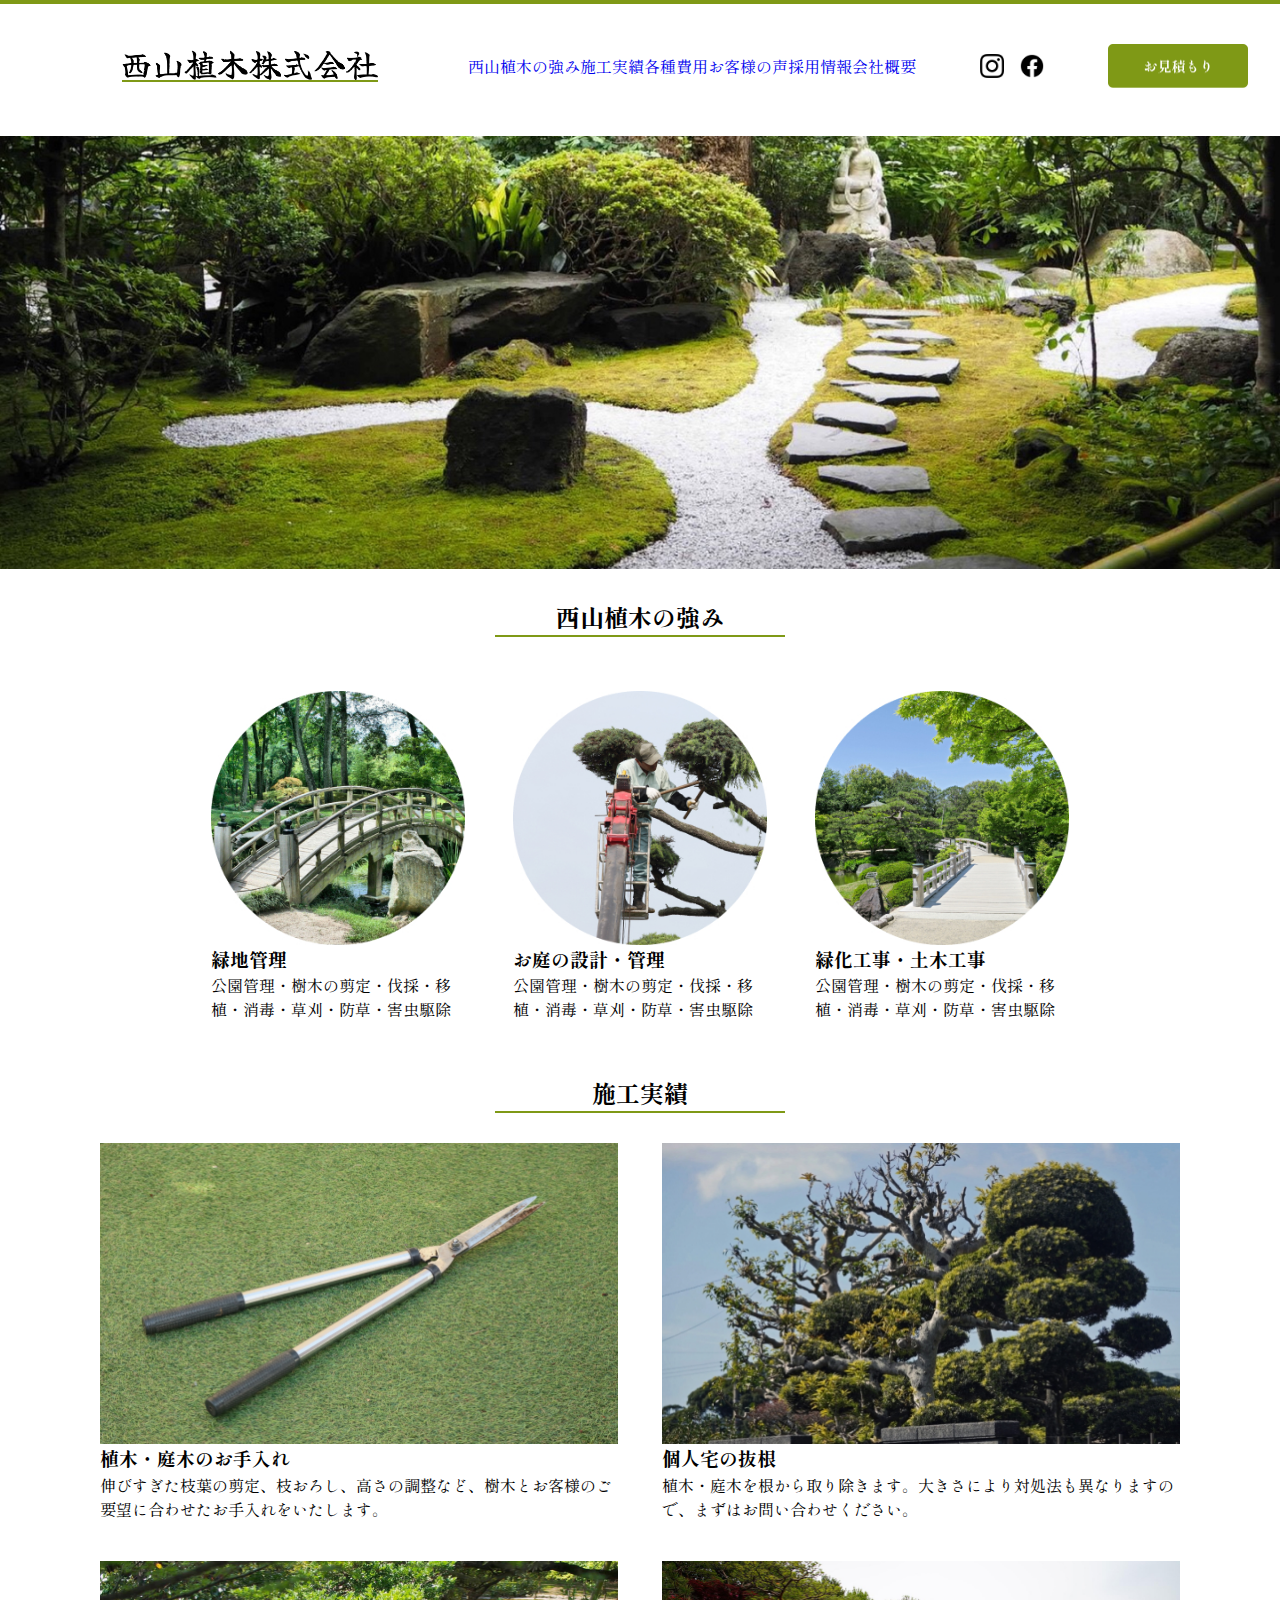
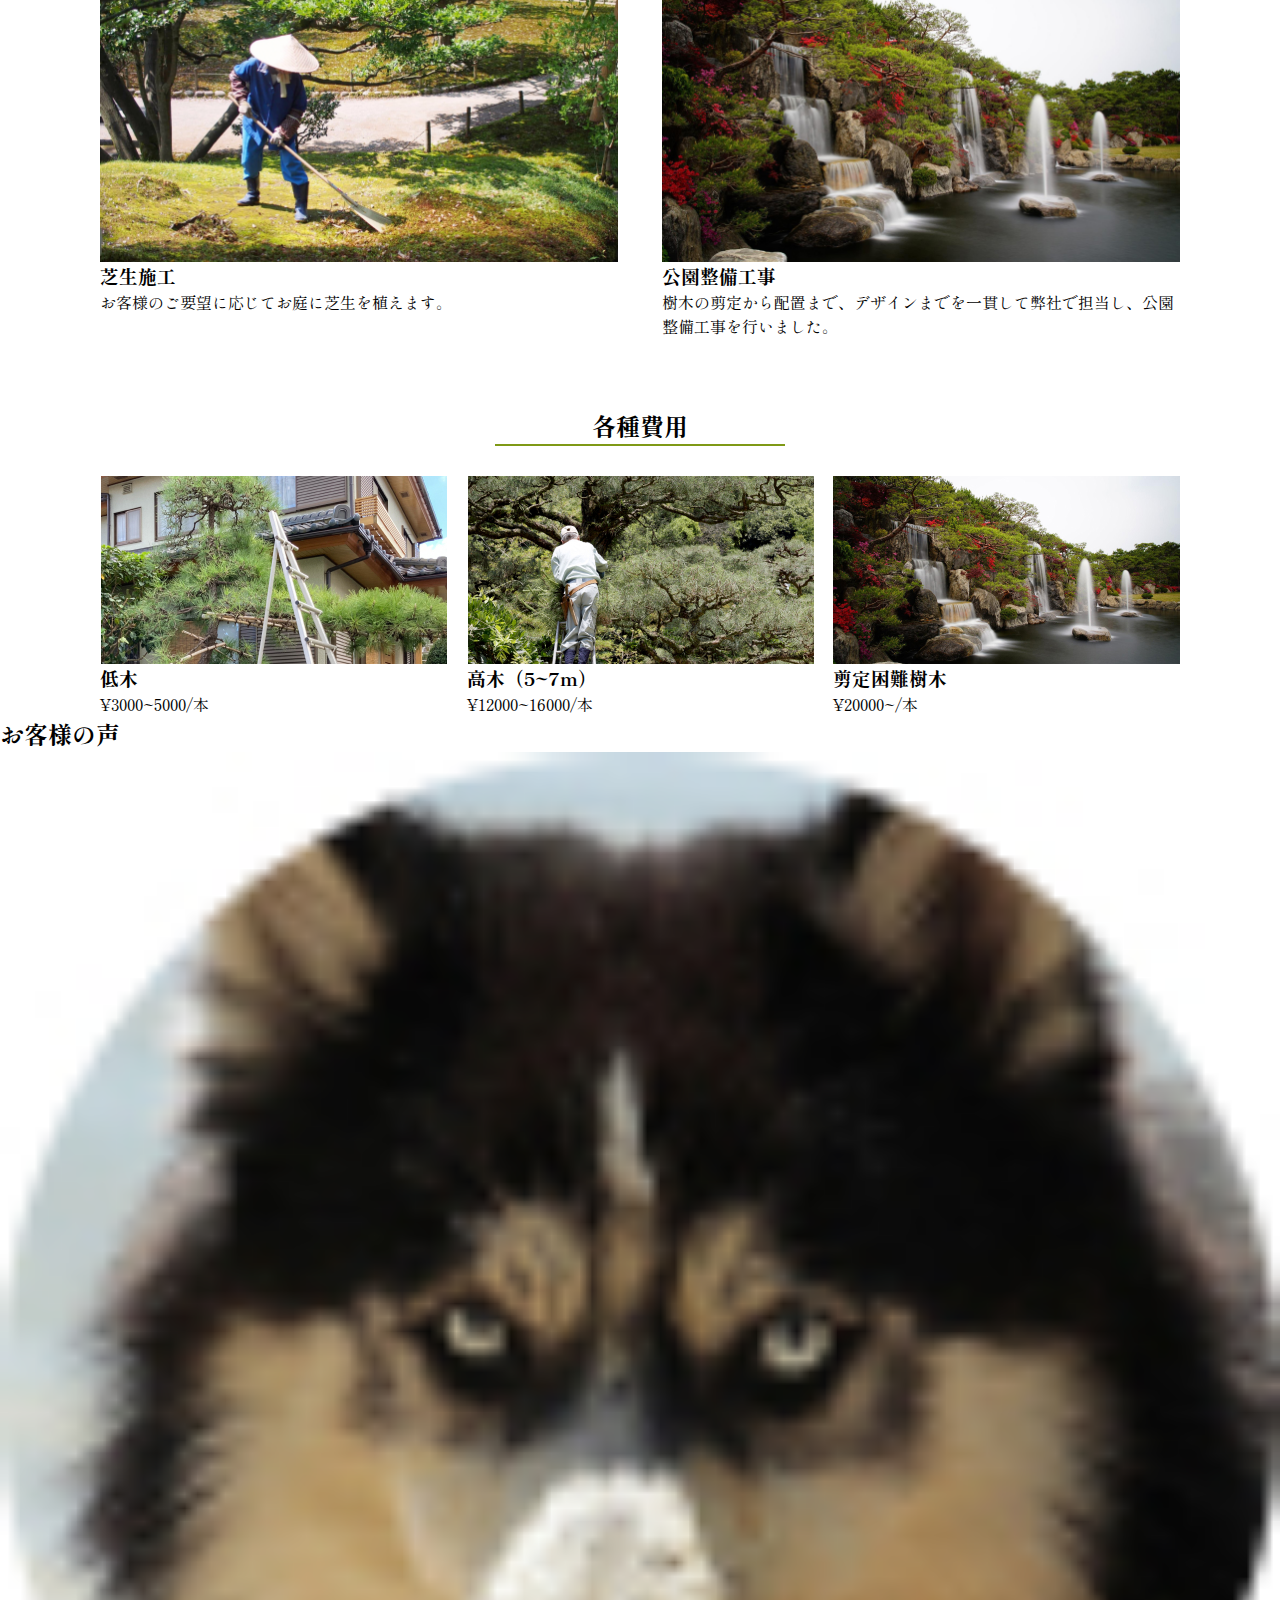
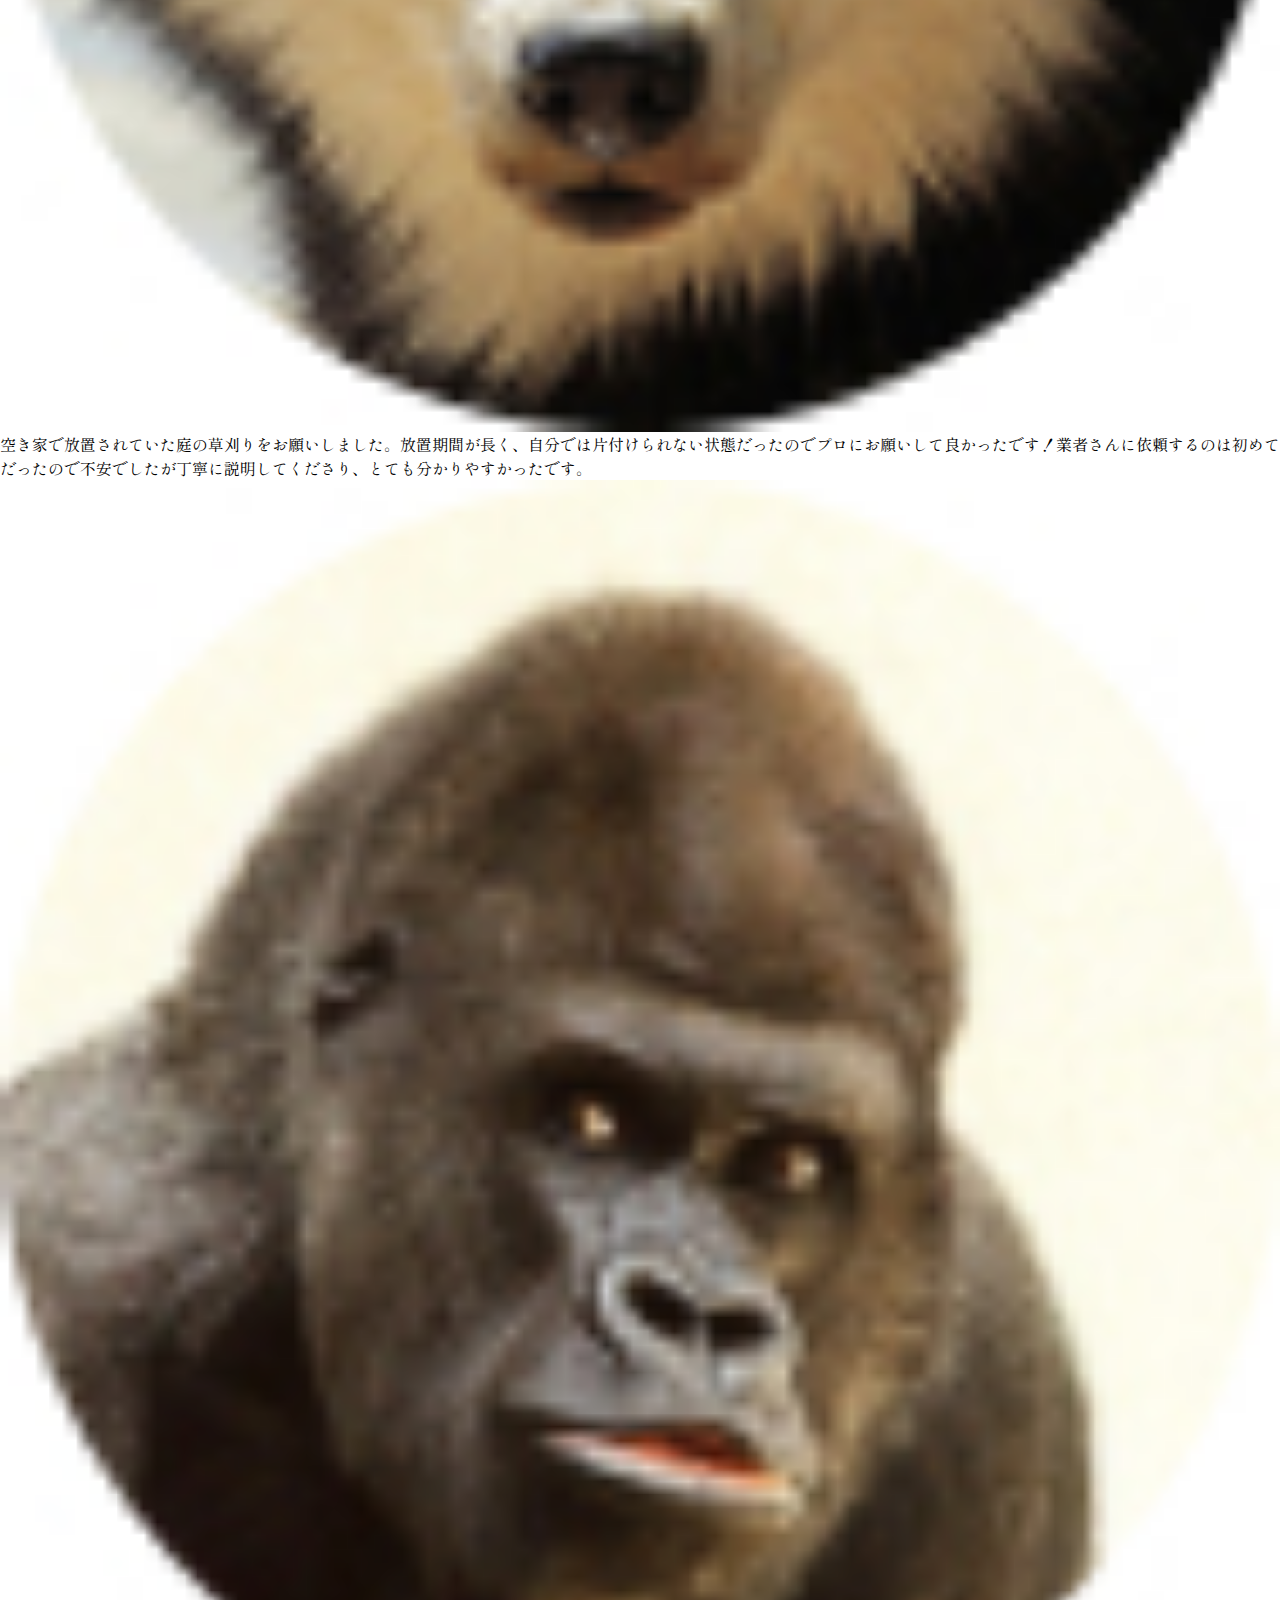
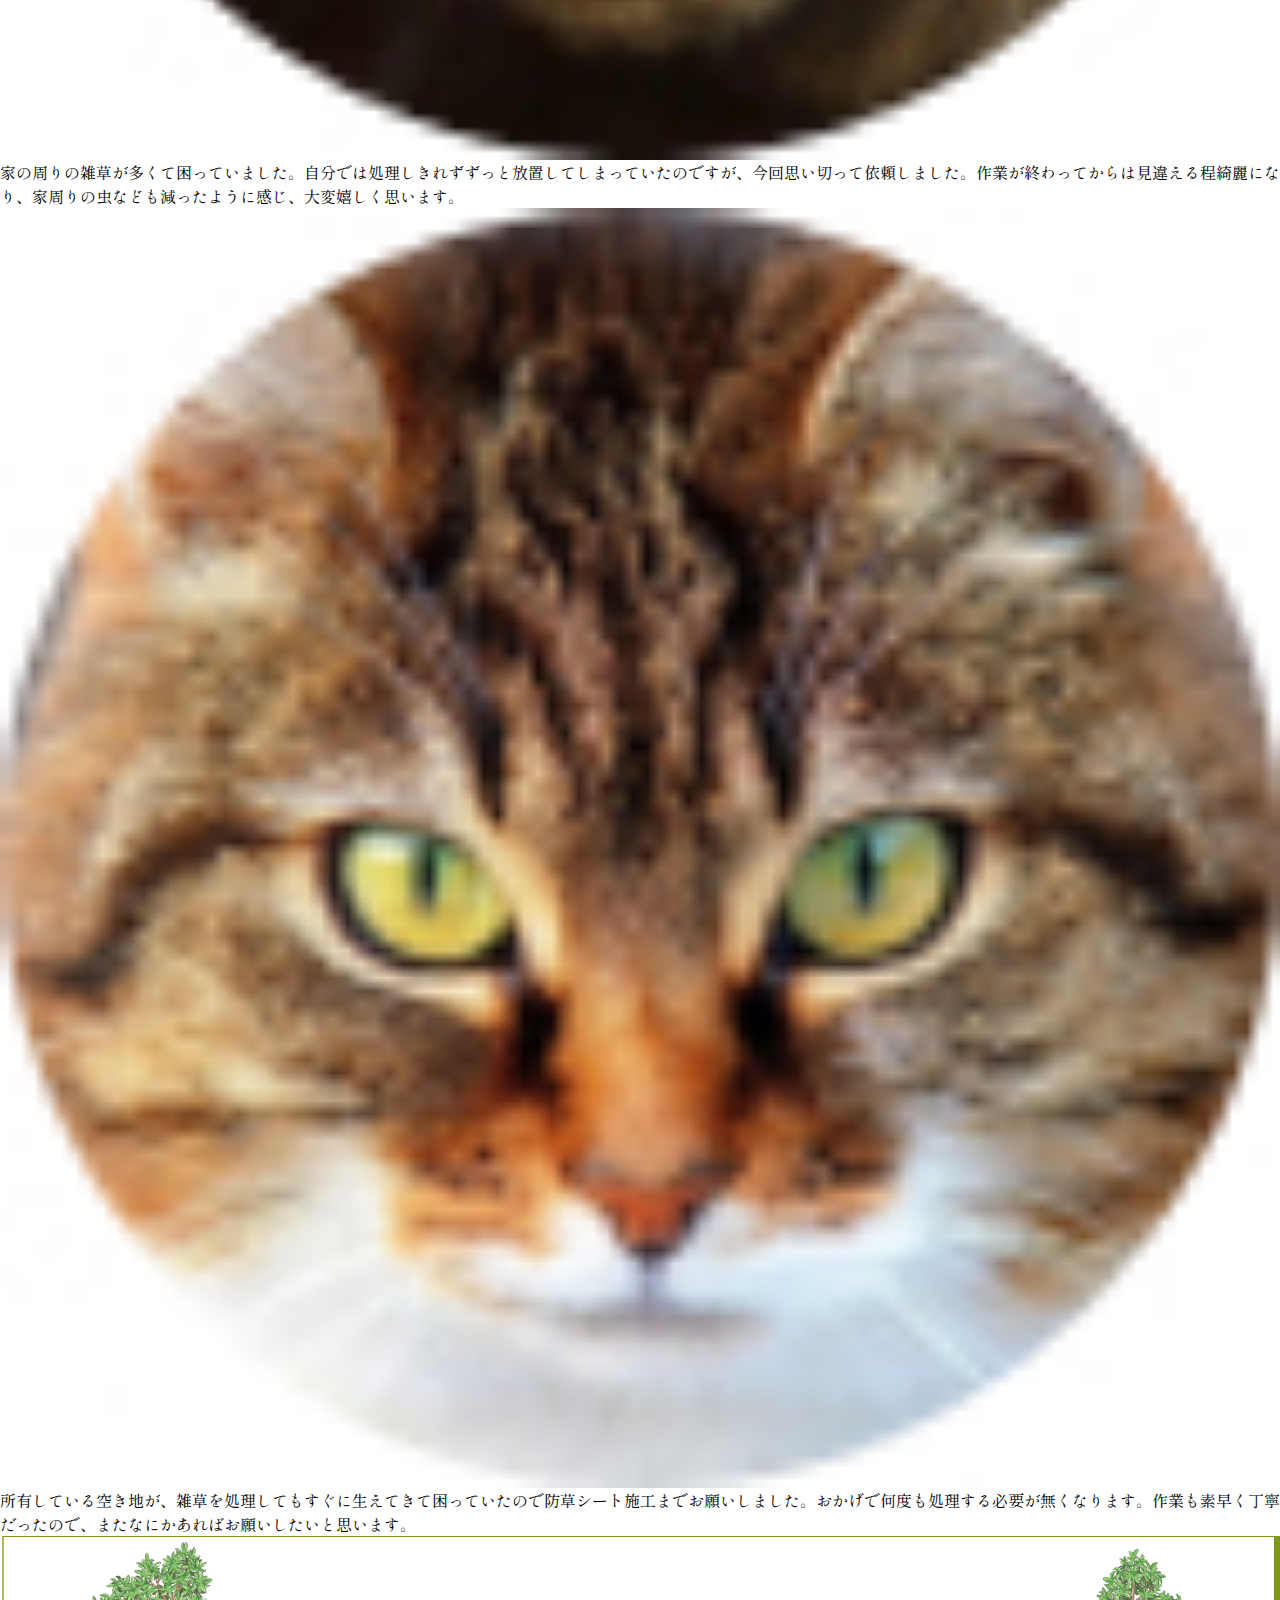
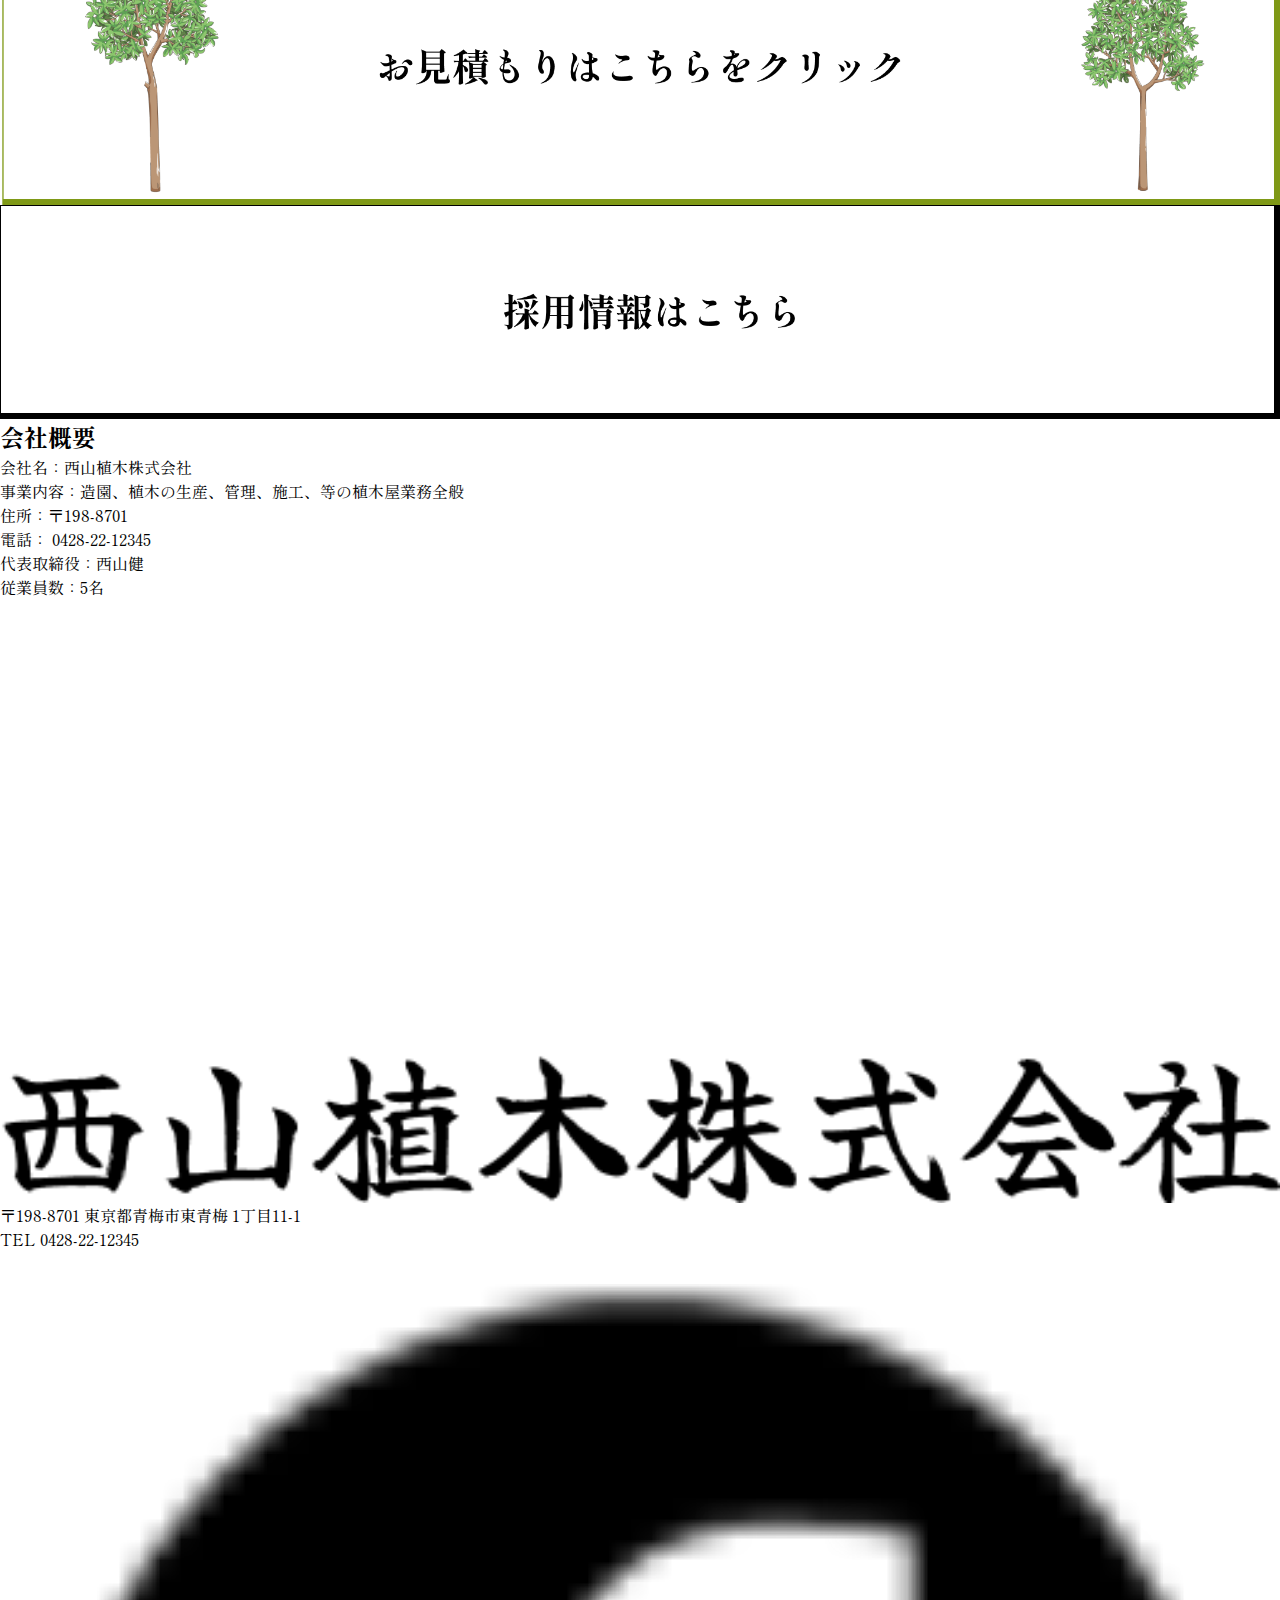
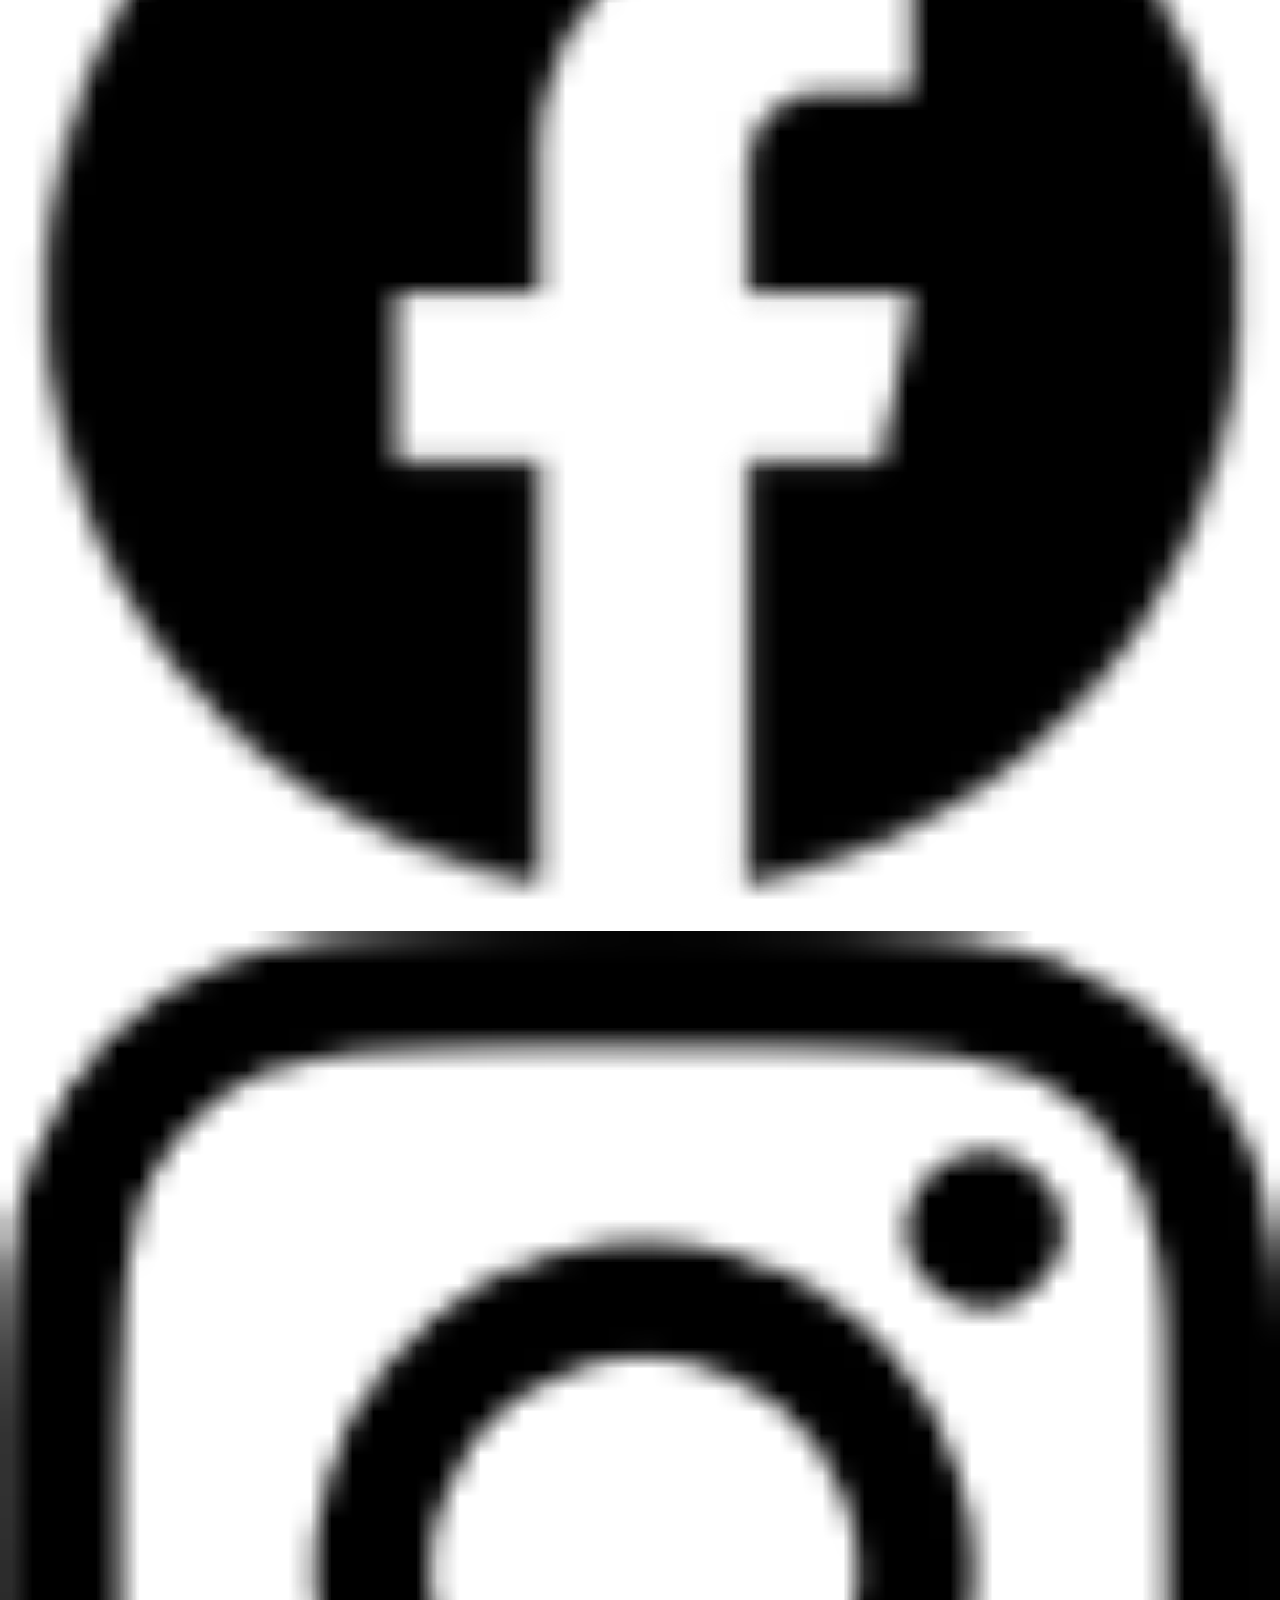
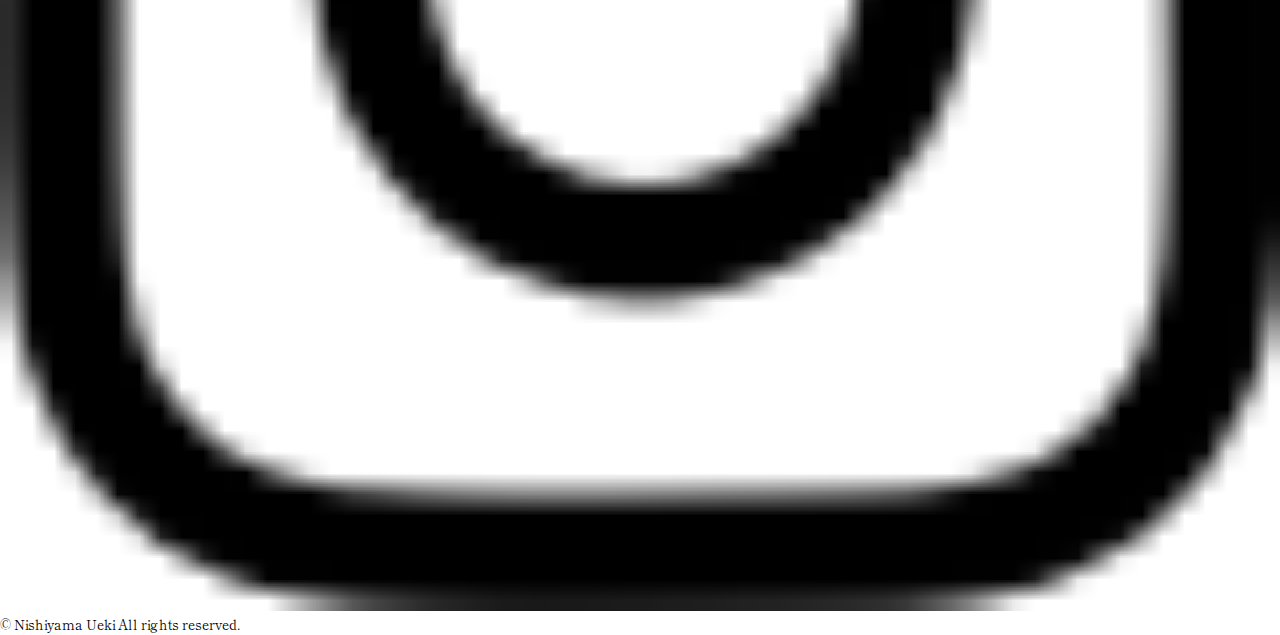
<file: index.html>
<!DOCTYPE html>
<html lang="ja">
<head>
    <meta charset="UTF-8">
    <meta http-equiv="X-UA-Compatible" content="IE=edge">
    <meta name="viewport" content="width=device-width, initial-scale=1.0">
    <title>西山植木株式会社 - お庭づくりはお任せ</title>
    <link rel="stylesheet" href="style.css">
    <link rel="preconnect" href="https://fonts.googleapis.com">
<link rel="preconnect" href="https://fonts.gstatic.com" crossorigin>
<link href="https://fonts.googleapis.com/css2?family=Shippori+Mincho:wght@500;700&display=swap" rel="stylesheet">
</head>
<body>
    <header class="page-header"> 
        <div class="page-header_inner">
        <h1 class="logo">
            <img src="./img/logo.png" alt="西山植木株式会社" width="256" height="46"/>
        </h1>
        <nav class="global-nav">
            <ul class="menu-list"> 
                <li class="menu-list_item">
                    <a href="#feature">西山植木の強み</a>
                </li>
                <li class="menu-list_item">
                    <a href="#casestudy">施工実績</a>
                </li>
                <li class="menu-list_item">
                    <a href="#price">各種費用</a>
                </li>
                <li class="menu-list_item">
                    <a href="#voice">お客様の声</a>
                </li>
                <li class="menu-list_item">
                    <a href="#recruit">採用情報</a>
                </li>
                <li class="menu-list_item">
                    <a href="#company">会社概要</a>
                </li>
            </ul>
            <ul class="sns-list">
                <li class="sns-list_item">
                    <a href="http://www.instagram.com/" target="_blank" rel="noopener noreferrer"><img src="./img/insta.png" alt="instagram"></a>
                </li>
                <li class="sns-list_item">
                    <a href="http://www.facebook.com/" target="_blank" rel="noopener noreferrer"><img src="./img/facebook.png" alt="facebook"></a>
                </li>
            </ul>
           <a class="link-button" href="#price">
               <img src="./img/mitsumori.png" alt="お見積もり">
            </a> 
        </nav>
        </div>
    </header>
    <div>
        <img src="./img/home.jpg" alt="" width="1440" height="640">
    </div>
    <h2 class="logo">西山植木の強み</h2>
    <ul class="feature-list">
    <li class="feature-list-item">
        <img src="./img/tsuyomi 1.jpg" alt="" width="286" height="286">
        <h3>緑地管理</h3>
        <p>公園管理・樹木の剪定・伐採・移植・消毒・草刈・防草・害虫駆除</p>
    </li>

    <li class="feature-list-item">
        <img src="./img/tsuyomi 2.jpg" alt="" width="286" height="286">
        <h3>お庭の設計・管理</h3>
        <p>公園管理・樹木の剪定・伐採・移植・消毒・草刈・防草・害虫駆除</p>
    </li>

    <li class="feature-list-item">
        <img src="./img/tsuyomi 3.jpg" alt="" width="286" height="286">
        <h3>緑化工事・土木工事</h3>
        <p>公園管理・樹木の剪定・伐採・移植・消毒・草刈・防草・害虫駆除</p>
    </li>
</ul>
<h2 class="order">施工実績</h2>
<ul class="order-list">
    <li class="order-list-item">
        <img src="./img/23798602_m 1.jpg" alt="">
        <h3>植木・庭木のお手入れ</h3>
        <p>伸びすぎた枝葉の剪定、枝おろし、高さの調整など、樹木とお客様のご要望に合わせたお手入れをいたします。</p>
    </li>

    <li class="order-list-item">
        <img src="./img/3172264_s 1.jpg" alt="">
        <h3>個人宅の抜根</h3>
        <p>植木・庭木を根から取り除きます。大きさにより対処法も異なりますので、まずはお問い合わせください。</p>
    </li>

    <li class="order-list-item">
        <img src="./img/4285738_m 2 .jpg" alt="">
        <h3>芝生施工</h3>
        <p>お客様のご要望に応じてお庭に芝生を植えます。</p>
    </li>

    <li class="order-list-item">
        <img src="./img/azalea-5120368_1920 1.jpg" alt="">
        <h3>公園整備工事</h3>
        <p>樹木の剪定から配置まで、デザインまでを一貫して弊社で担当し、公園整備工事を行いました。</p>
    </li>
</ul>
<h2 class="cost">各種費用</h2>
<ul class="cost-list">
<li class="cost-list-item">
    <img src="./img/teiboku.jpg" alt="">
    <h3>低木</h3>
    <p>¥3000~5000/本</p>
</li>

<li class="cost-list-item">
    <img src="./img/kouboku.jpg" alt="">
    <h3>高木（5~7m）</h3>
    <p>¥12000~16000/本</p>
</li>

<li class="cost-list-item">
    <img src="./img/konnan.jpg" alt="">
    <h3>剪定困難樹木</h3>
    <p>¥20000~/本</p>
</li>
</ul>
<h2>お客様の声</h2>
<ul class="voice-list">
    <li class="voice-list-item">
        <img src="./img/okami.jpg" alt="">
        <p> ​​空き家で放置されていた庭の草刈りをお願いしました。放置期間が長く、自分では片付けられない状態だったのでプロにお願いして良かったです！業者さんに依頼するのは初めてだったので不安でしたが丁寧に説明してくださり、とても分かりやすかったです。</p>
    </li>

    <li class="voice-list-item">
        <img src="./img/gorira.jpg" alt="">
        <p>家の周りの雑草が多くて困っていました。自分では処理しきれずずっと放置してしまっていたのですが、今回思い切って依頼しました。作業が終わってからは見違える程綺麗になり、家周りの虫なども減ったように感じ、大変嬉しく思います。</p>
    </li>

    <li class="voice-list-item">
        <img src="./img/neko.jpg" alt="">
        <p>所有している空き地が、雑草を処理してもすぐに生えてきて困っていたので防草シート施工までお願いしました。おかげで何度も処理する必要が無くなります。作業も素早く丁寧だったので、またなにかあればお願いしたいと思います。</p>
    </li>
</ul>

<div>
    <a href="#"><img src="./img/mitsumori 2.png" alt="お見積もりはこちらをクリック" width="1080" height="228"></a>
    <a href="#"><img src="./img/saiyou.png" alt="採用情報" width="1080" height="228"></a>
</div>

<h2>会社概要</h2>
<dl>
    <dt>会社名：西山植木株式会社</dt>
    <dt>事業内容：造園、植木の生産、管理、施工、等の植木屋業務全般</dt>
    <dt>住所：〒198-8701 </dt>
    <dt>電話： 0428-22-12345</dt>
    <dt>代表取締役：西山健</dt>
    <dt>従業員数：5名</dt>

</dl>
<iframe src="https://www.google.com/maps/embed?pb=!1m18!1m12!1m3!1d9400.293990662658!2d139.26146115626312!3d35.79106947319521!2m3!1f0!2f0!3f0!3m2!1i1024!2i768!4f13.1!3m3!1m2!1s0x601924050fe9c42b%3A0x15a0aa6237901e53!2z6Z2S5qKF5biC5b255omA!5e0!3m2!1sja!2sjp!4v1656574141172!5m2!1sja!2sjp" width="600" height="450" style="border:0;" allowfullscreen="" loading="lazy" referrerpolicy="no-referrer-when-downgrade"></iframe>



<footer>
    <div>
        <p><img src="./img/logo.png" alt="" width="256" height="46"></p>
        <p>〒198-8701 東京都青梅市東青梅 1丁目11-1<br />TEL 0428-22-12345</p>
    </div>
     <ul>
         <li>
              <a href="http://www.facebook.com/"
              target="_blank" rel="noopener noreferrer"><img src="./img/facebook.png" alt="facebook" width="45" height="45">
            </a>
         </li>
         <li>
            <a href="http://www.instagram.com/"
            target="_blank" rel="noopener noreferrer"><img src="./img/insta.png" alt="instagram" width="45" height="45">
          </a>
       </li>
     </ul>
     <div>
         <small>©︎ Nishiyama Ueki All rights reserved.</small>
     </div>
</footer>
</body>
</html>
</file>
<file: style.css>
body{
    margin: 0;
    padding: 0;
    font-family: "Shippori Mincho", serif;
    line-height: 1.5;
}
*{
    text-decoration: none;
    margin: 0;
    padding: 0;
    list-style: none;
    box-sizing: border-box;
}

a{
    transition: 0.3s;
}
a:hover{
    opacity: 0.7;
}
img{
    display: block;
    width: 100%;
    height: auto;
}

.page-header,
.page-hero,
.page-content,
.page-footer{
    min-width: 1280px;
    width: 100%;
    
}
.page-header{
    position: fixed;
    z-index: 10;
    top: 0;
    left: 0;
    padding: 16px 0 24px;
    background-color: #fff;
}
.page-header_inner,
.page-content_inner{
    box-sizing: content-box;
}
.page-header{
    border-top: solid 4px #7f9916;
}
.page-header_inner{
    max-width: 1440px;
    margin: 0 auto;
    padding: 0 32px;
}
.page-header .logo,
.page-footer .logo{
    width: 256px;
}
.sns-list{
    display: flex;
    flex-wrap: wrap;
    align-items: center;
}
.sns-list_item{
    width: 24px;
}
.sns-list_item:not(:first-child){
    margin-left: 16px;
}
.page-header_inner{
    display: flex;
    flex-wrap: wrap;
    justify-content: space-between;
    align-items: center;
}
.global-nav{
    display: flex;
    flex-wrap: wrap;
    align-items: center;
}
.global-nav > .sns-list{
    margin-left: 64px;
}
.global-nav > .link-button{
    margin-left: 64px;
}
.link-button{
    display: table;
    width: 140px;
}
.menu-list{
    display: flex;
    flex-wrap: wrap;
}
.logo{
    width: 290px;
    font-size: 24px;
    border-bottom: 2px solid #7f9916;
    margin: 30px auto;
    text-align: center;
}
.feature-list{
    display: flex;
    padding: 24px;
    max-width: 954px;
    margin: auto;
    justify-content: space-between;
}
.feature-list-item{
    margin: 0 24px 0 24px;
}
.order{
    width: 290px;
    font-size: 24px;
    border-bottom: 2px solid #7f9916;
    margin: 30px auto;
    text-align: center;
}
.order-list{
    display: flex;
    flex-wrap: wrap;
    max-width: 1080px;
    margin: 0 auto;
    justify-content: space-between;
}

.order-list-item {
    width: 48%;
    margin-bottom: 40px;
}
.cost{
    width: 290px;
    font-size: 24px;
    border-bottom: 2px solid #7f9916;
    margin: 30px auto;
    text-align: center;
}
.cost-list{
    display: flex;
    max-width: 1080px;
    margin: auto;
    justify-content: space-between;
}
</file>
